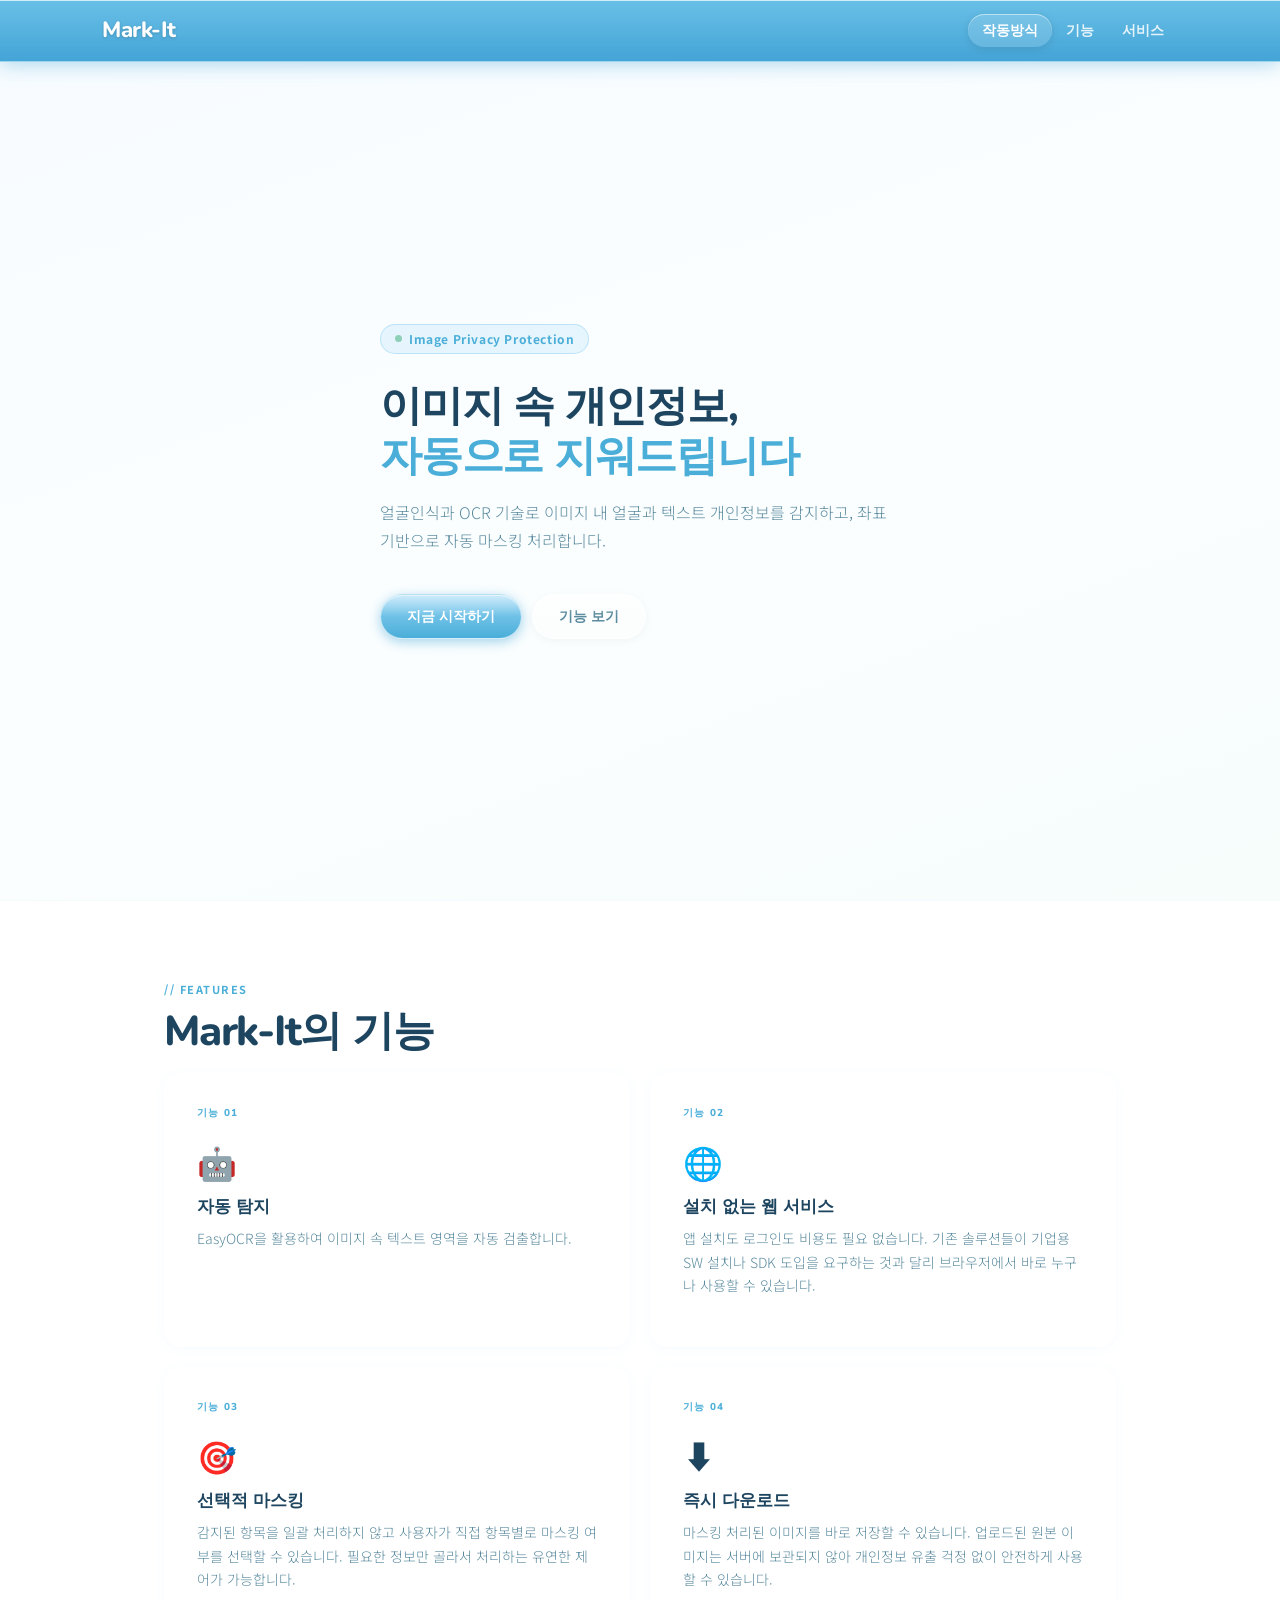
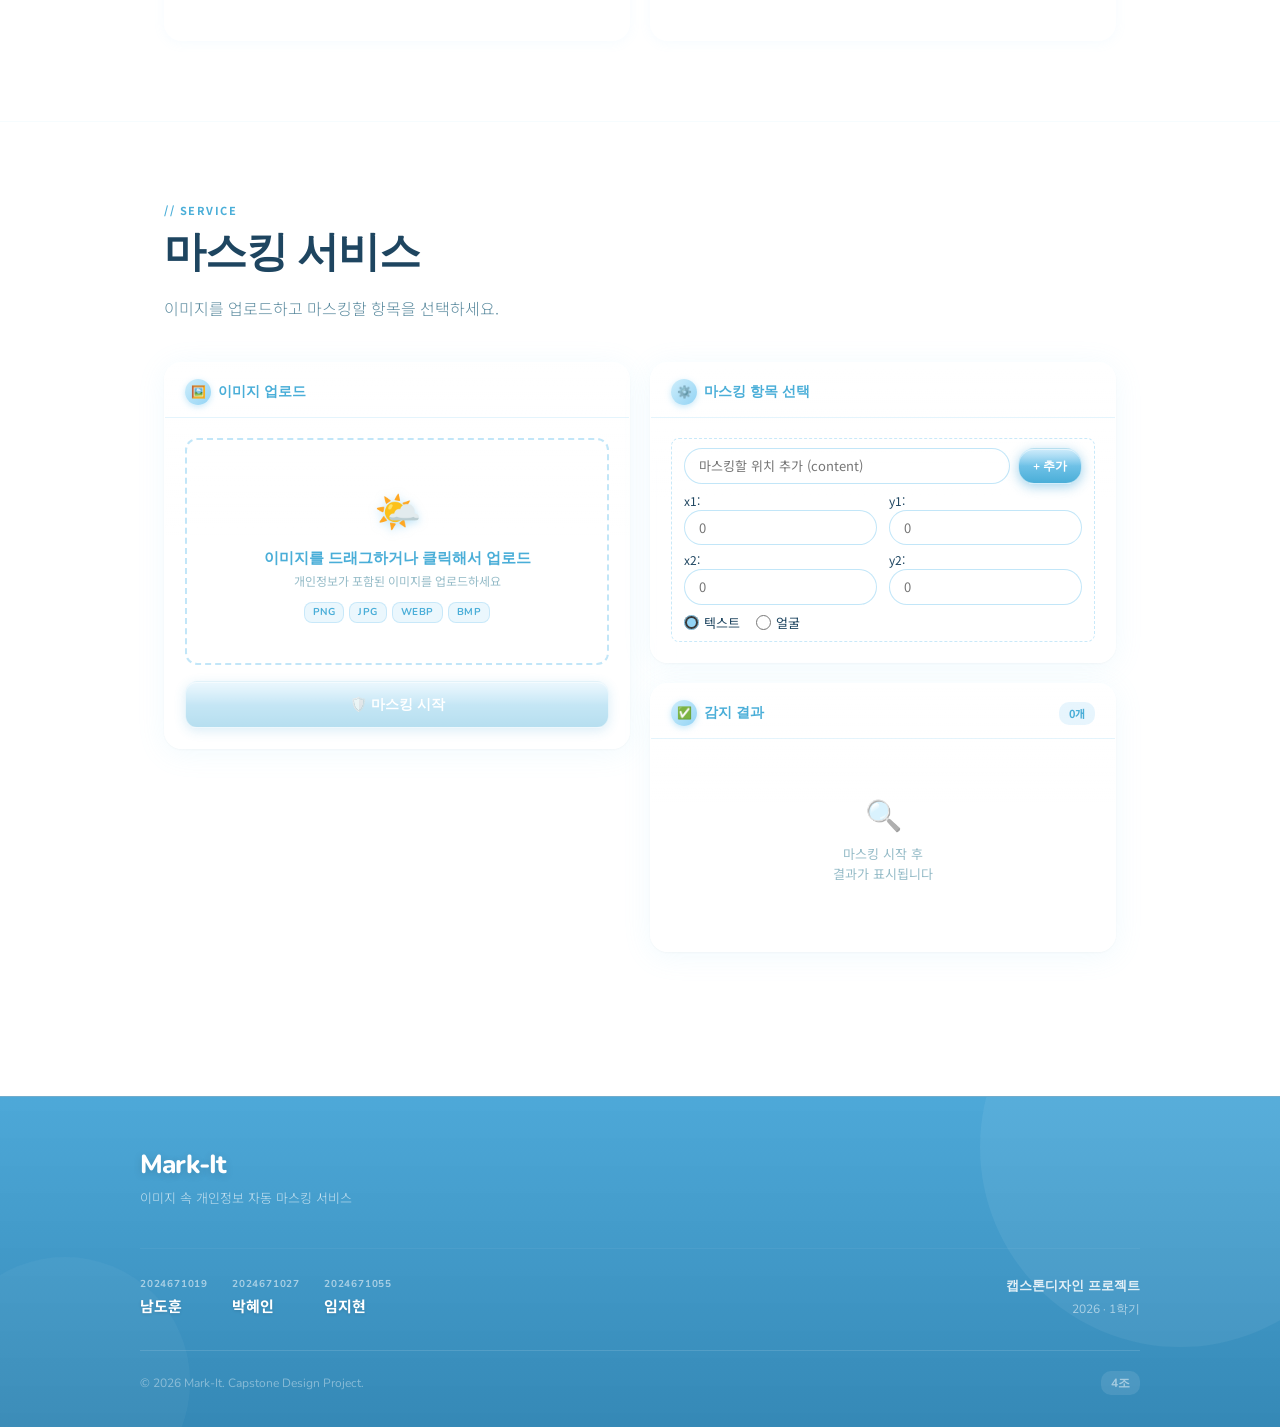
<file: frontend/index.html>
<!DOCTYPE html>

<html lang="ko">
<head>
  <meta charset="UTF-8" />
  <meta name="viewport" content="width=device-width, initial-scale=1.0" />
  <title>Mark-It</title>

  <!-- Bootstrap 5 CDN -->

  <link href="https://cdn.jsdelivr.net/npm/bootstrap@5.3.0/dist/css/bootstrap.min.css" rel="stylesheet">

  <!-- Google Fonts -->

  <link href="https://fonts.googleapis.com/css2?family=Nunito:wght@400;600;700;800&family=Noto+Sans+KR:wght@300;400;500;700&display=swap" rel="stylesheet">

  <!-- 스타일시트 -->

  <link rel="stylesheet" href="style.css">
</head>
<body>

  <!-- =====================================================
       네비게이션 바
       ===================================================== -->

  <nav class="navbar navbar-expand-lg" data-bs-theme="dark">
    <div class="container-fluid" style="max-width:1100px; margin:0 auto;">

  <a class="navbar-brand" href="#section-how">Mark-It</a>

  <!-- 모바일 햄버거 버튼 -->
  <button class="navbar-toggler" type="button"
    data-bs-toggle="collapse" data-bs-target="#navMain">
    <span class="navbar-toggler-icon"></span>
  </button>

  <div class="collapse navbar-collapse" id="navMain">
    <ul class="navbar-nav ms-auto">
      <li class="nav-item">
        <a class="nav-link active" href="#section-how">작동방식</a>
      </li>
      <li class="nav-item">
        <a class="nav-link" href="#section-features">기능</a>
      </li>
      <li class="nav-item">
        <a class="nav-link" href="#section-service">서비스</a>
      </li>
    </ul>
  </div>

</div>


  </nav>

  <!-- =====================================================
       1)작동방식
       ===================================================== -->

  <section id="section-how">
    <div class="section-container">


  <!-- 상단 뱃지 + 제목 -->
  <div class="hero-badge">Image Privacy Protection</div>

  <h1 class="section-heading">
    이미지 속 개인정보,<br>
    <em>자동으로 지워드립니다</em>
  </h1>

  <p class="section-sub">
    얼굴인식과 OCR 기술로 이미지 내 얼굴과 텍스트 개인정보를 감지하고,
    좌표 기반으로 자동 마스킹 처리합니다.
  </p>

  <!-- 버튼 그룹 -->
  <div style="display:flex; gap:10px; flex-wrap:wrap;">
    <a href="#section-service">
      <button class="btn-aero btn-aero-primary">지금 시작하기</button>
    </a>
    <a href="#section-features">
      <button class="btn-aero btn-aero-ghost">기능 보기</button>
    </a>
  </div>
</div>


  </section>

  <hr class="aero-divider">

  <!-- =====================================================
       2)기능 소개
       ===================================================== -->

  <section id="section-features">
    <div class="section-container">


  <div class="eyebrow">// Features</div>
  <h2 class="section-heading">Mark-It의 기능</h2>
  

  <!-- 2×2 빈 기능 카드 그리드 -->
  <div class="features-grid">

    <div class="feature-card">
      <div class="feature-card-num">기능 01</div>
      <div class="feature-icon">🤖</div>
      <h5 class="feature-title">자동 탐지</h5>
      <p class="feature-desc">
        EasyOCR을 활용하여 이미지 속 텍스트 영역을 자동 검출합니다.
      </p>
    </div>

    <div class="feature-card">
      <div class="feature-card-num">기능 02</div>
      <div class="feature-icon">🌐</div>
      <h5 class="feature-title">설치 없는 웹 서비스</h5>
      <p class="feature-desc">
       앱 설치도 로그인도 비용도 필요 없습니다.
        기존 솔루션들이 기업용 SW 설치나 SDK 도입을 요구하는 것과 달리
        브라우저에서 바로 누구나 사용할 수 있습니다.
      </p>
    </div>

    <div class="feature-card">
      <div class="feature-card-num">기능 03</div>
      <div class="feature-icon">🎯</div>
      <h5 class="feature-title">선택적 마스킹</h5>
      <p class="feature-desc">
       감지된 항목을 일괄 처리하지 않고 사용자가 직접 항목별로 마스킹 여부를 선택할 수 있습니다.
        필요한 정보만 골라서 처리하는 유연한 제어가 가능합니다.
      </p>
    </div>

    <div class="feature-card">
      <div class="feature-card-num">기능 04</div>
      <div class="feature-icon">⬇️</div>
      <h5 class="feature-title">즉시 다운로드</h5>
      <p class="feature-desc">
        마스킹 처리된 이미지를 바로 저장할 수 있습니다.
        업로드된 원본 이미지는 서버에 보관되지 않아 개인정보 유출 걱정 없이 안전하게 사용할 수 있습니다.
      </p>
    </div>

  </div>
</div>


  </section>

  <hr class="aero-divider">

  <!-- =====================================================
       3)서비스
       ===================================================== -->

  <section id="section-service">
    <div class="section-container">


  <div class="eyebrow">// Service</div>
  <h2 class="section-heading">마스킹 서비스</h2>
  <p class="section-sub">
    이미지를 업로드하고 마스킹할 항목을 선택하세요.
  </p>

  <!-- 2열 서비스 그리드 -->
  <div class="service-grid">

    <!-- ── 왼쪽: 이미지 업로드 + 미리보기 ── -->
    <div class="aero-card">
      <div class="aero-card-header">
        <h6><div class="header-icon">🖼️</div> 이미지 업로드</h6>
        <!-- 다운로드 버튼 - 처리 완료 후 표시 -->
        <div class="download-area" id="downloadArea">
          <a id="downloadBtn" download="masked_image">
            <button class="btn-aero btn-aero-mint btn-sm-aero">⬇ 다운로드</button>
          </a>
        </div>
      </div>

      <div class="aero-card-body">

        <!-- 파일 드롭존 -->
        <div class="upload-zone" id="uploadZone">
          <input type="file" id="formFile" accept="image/*"
            onchange="handleFileSelect(this)">
          <div class="upload-zone-icon">🌤️</div>
          <h5 id="uploadTitle">이미지를 드래그하거나 클릭해서 업로드</h5>
          <p id="uploadSubtitle">개인정보가 포함된 이미지를 업로드하세요</p>
          <div class="fmt-tags">
            <span class="fmt-tag">PNG</span>
            <span class="fmt-tag">JPG</span>
            <span class="fmt-tag">WEBP</span>
            <span class="fmt-tag">BMP</span>
          </div>
        </div>

        <!-- 원본 이미지: 항상 숨김 (요구사항) -->
        <div id="imgPreviewContainer" style="display:none;">
          <img id="imgPreview" alt="원본 이미지">
        </div>

        <!-- 마스킹 위치 확인 이미지: 처리 후 표시 -->
        <div class="masked-preview-wrap" id="maskedPreviewWrap">
          <div class="masked-preview-label">🛡️ 마스킹 위치 확인</div>
          <img id="maskedPreview" alt="">
        </div>

        <!-- 진행 바 -->
        <div class="progress-wrap" id="progressWrap">
          <div class="progress-track">
            <div class="progress-fill" id="progressFill"></div>
          </div>
          <div class="progress-label" id="progressLabel">처리 중...</div>
        </div>

        <!-- 마스킹 실행 버튼 -->
        <button class="btn-aero btn-aero-primary btn-run"
          id="runBtn" disabled>
          🛡️ 마스킹 시작
        </button>

      </div>
    </div>

    <!-- ── 오른쪽: 옵션 + 결과 리스트 ── -->
    <div style="display:flex; flex-direction:column; gap:1.25rem;">

      <!-- 마스킹 옵션 카드 -->
      <div class="aero-card">
        <div class="aero-card-header">
          <h6><div class="header-icon">⚙️</div> 마스킹 항목 선택</h6>
        </div>
        <div class="aero-card-body">

          <ul class="masking-list" id="maskingList">

            <!-- 위치 추가 입력 -->
            <li class="add-word-row" id="addWordContainer">
              <div style="display:flex; gap:8px; margin-bottom:8px;">
                <input class="aero-input" type="text" id="addWord"
                  placeholder="마스킹할 위치 추가 (content)">
                <button class="btn-aero btn-aero-primary btn-sm-aero"
                  id="addWordBtn" onclick="addMaskPosition()"
                  style="white-space:nowrap;">+ 추가</button>
              </div>
              <div class="coord-grid">
                <label style="font-size:12px;">x1: <input class="aero-input coord-input" type="number" id="addX1" placeholder="0"></label>
                <label style="font-size:12px;">y1: <input class="aero-input coord-input" type="number" id="addY1" placeholder="0"></label>
                <label style="font-size:12px;">x2: <input class="aero-input coord-input" type="number" id="addX2" placeholder="0"></label>
                <label style="font-size:12px;">y2: <input class="aero-input coord-input" type="number" id="addY2" placeholder="0"></label>
              </div>
              <div style="display:flex; gap:16px; margin-top:8px; font-size:13px;">
                <label style="display:flex;align-items:center;gap:5px;">
                  <input class="aero-radio" type="radio" name="addType" value="text" checked> 텍스트
                </label>
                <label style="display:flex;align-items:center;gap:5px;">
                  <input class="aero-radio" type="radio" name="addType" value="face"> 얼굴
                </label>
              </div>
            </li>

          </ul>
        </div>
      </div>

      <!-- 마스킹 결과 카드 -->
      <div class="aero-card">
        <div class="aero-card-header">
          <h6><div class="header-icon">✅</div> 감지 결과</h6>
          <span id="resultCount"
            style="font-size:11px; font-weight:700;
                   background:rgba(120,200,240,0.18);
                   color:var(--sky-dark);
                   padding:3px 10px; border-radius:10px;">
            0개
          </span>
        </div>
        <div class="aero-card-body">

          <div class="empty-state" id="resultEmpty">
            <div class="empty-icon">🔍</div>
            <p>마스킹 시작 후<br>결과가 표시됩니다</p>
          </div>

          <p class="result-summary" id="resultSummary" style="display:none;"></p>

          <ul class="result-list" id="resultList" style="display:none;"></ul>

        </div>
      </div>

    </div><!-- /오른쪽 컬럼 -->
  </div><!-- /service-grid -->
</div>


  </section>

  <!-- =====================================================
       푸터
       ===================================================== -->

  <footer>
    <div class="footer-inner">


  <!-- 로고 + 태그라인 -->
  <div class="footer-logo">Mark-It</div>
  <div class="footer-tagline">이미지 속 개인정보 자동 마스킹 서비스</div>

  <hr class="footer-divider">

  <!-- 팀 정보 -->
  <div class="footer-team">

    <!-- 팀원 이름/학번 -->
    <div class="footer-members">
      <div class="footer-member">
        <div class="member-num">2024671019</div>
        <div class="member-name">남도훈</div>
      </div>
      <div class="footer-member">
        <div class="member-num">2024671027</div>
        <div class="member-name">박혜인</div>
      </div>
      <div class="footer-member">
        <div class="member-num">2024671055</div>
        <div class="member-name">임지현</div>
      </div>
    </div>

    <!-- 프로젝트 정보 -->
    <div class="footer-info">
      <div class="footer-project">캡스톤디자인 프로젝트</div>
      <div class="footer-year">2026 · 1학기</div>
    </div>

  </div>

  <!-- 하단 바 -->
  <div class="footer-bottom">
    <div class="footer-copy">© 2026 Mark-It. Capstone Design Project.</div>
    <div class="footer-team-label">4조</div>
  </div>

</div>


  </footer>

  <!-- Bootstrap JS -->

  <script src="https://cdn.jsdelivr.net/npm/bootstrap@5.3.0/dist/js/bootstrap.bundle.min.js"></script>

  <!-- jQuery 먼저 로드 -->

  <script src="jquery.min.js"></script>

  <!-- 스크립트 -->

  <script src="app.js"></script>

  <script src="ajax.js"></script>

</body>
</html>
</file>
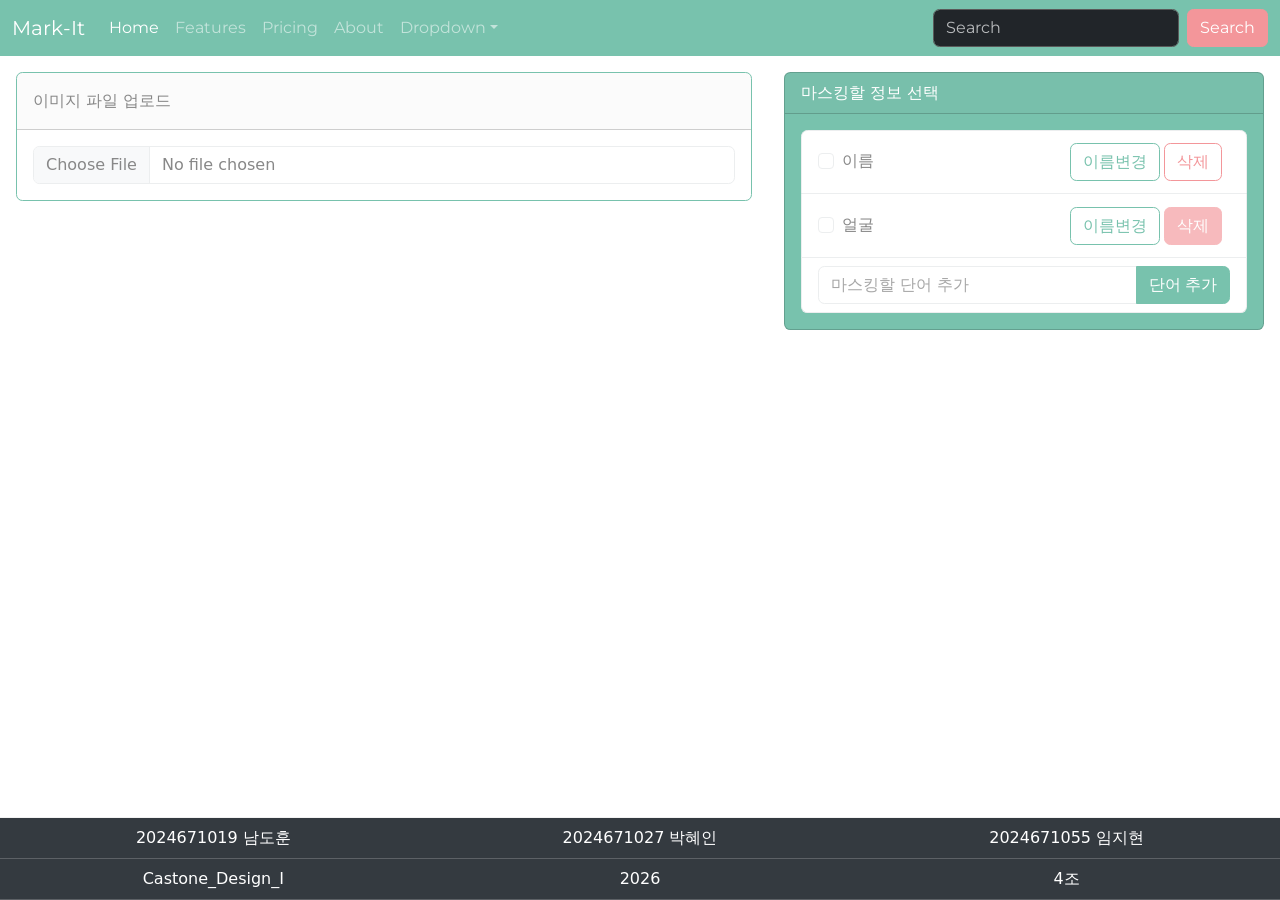
<file: html/index.html>
<!DOCTYPE html>
<html lang="ko">

<head>
	<meta charset="UTF-8" name="viewport" content="width=device-width, initial-scale=1.0" />
	<title>Mark-It</title>
	<link rel="stylesheet" href="../css/bootstrap.css" />
	<link rel="stylesheet" href="../css/main.css" />
	<link rel="stylesheet" href="../css/index.css" />
	<link rel="icon" type="image/x-icon" href="../img/icon.png">
</head>

<body>
	<nav class="navbar navbar-expand-lg bg-primary" data-bs-theme="dark">
		<div class="container-fluid">
			<a class="navbar-brand" href="#">Mark-It</a>
			<button class="navbar-toggler" type="button" data-bs-toggle="collapse" data-bs-target="#navbarColor01"
				aria-controls="navbarColor01" aria-expanded="false" aria-label="Toggle navigation">
				<span class="navbar-toggler-icon"></span>
			</button>
			<div class="collapse navbar-collapse" id="navbarColor01">
				<ul class="navbar-nav me-auto">
					<li class="nav-item">
						<a class="nav-link active" href="#">Home
							<span class="visually-hidden">(current)</span>
						</a>
					</li>
					<li class="nav-item">
						<a class="nav-link" href="#">Features</a>
					</li>
					<li class="nav-item">
						<a class="nav-link" href="#">Pricing</a>
					</li>
					<li class="nav-item">
						<a class="nav-link" href="#">About</a>
					</li>
					<li class="nav-item dropdown">
						<a class="nav-link dropdown-toggle" data-bs-toggle="dropdown" href="#" role="button"
							aria-haspopup="true" aria-expanded="false">Dropdown</a>
						<div class="dropdown-menu">
							<a class="dropdown-item" href="#">Action</a>
							<a class="dropdown-item" href="#">Another action</a>
							<a class="dropdown-item" href="#">Something else here</a>
							<div class="dropdown-divider"></div>
							<a class="dropdown-item" href="#">Separated link</a>
						</div>
					</li>
				</ul>
				<form class="d-flex">
					<input class="form-control me-sm-2" type="search" placeholder="Search">
					<button class="btn btn-secondary my-2 my-sm-0" type="submit">Search</button>
				</form>
			</div>
		</div>
	</nav>
	<main>
		<section>
			<div class="card border-primary m-3">
				<div class="card-header">
					<label for="formFile" class="form-label mt-2">이미지 파일 업로드</label>
					<span class="badge rounded-pill btn-download" style="display: none;">
						<a download="img" id="downloadBtn">
							<button type="button" class="btn btn-outline-secondary">이미지 다운로드</button>
						</a>
					</span>
				</div>
				<div class="card-body">
					<input class="form-control" type="file" id="formFile" accept="image/*" />
				</div>
				<div class="card m-3" style="display: none;" id="imgPreviewContainer">
					<div class="card-body">
						<img alt="업로드한 이미지" id="imgPreview" />
					</div>
				</div>
			</div>
		</section>
		<section>
			<div class="card text-white bg-primary m-3">
				<div class="card-header">마스킹할 정보 선택</div>
				<div class="card-body">
					<fieldset>
						<ul class="list-group" id="maskingList">
							<li class="list-group-item d-flex justify-content-between align-items-center">
								<div class="form-check">
									<input class="form-check-input" type="checkbox" value="" id="flexCheckDefault" />
									<label class="form-check-label" for="flexCheckDefault">이름</label>
								</div>
								<span class="badge rounded-pill">
									<button type="button" class="btn btn-outline-primary btn-rename">이름변경</button>
									<button type="button" class="btn btn-outline-secondary btn-del">삭제</button>
								</span>
							</li>
							<li class="list-group-item d-flex justify-content-between align-items-center">
								<div class="form-check">
									<input class="form-check-input" type="checkbox" value="" id="flexCheckChecked" />
									<label class="form-check-label" for="flexCheckChecked">얼굴</label>
								</div>
								<span class="badge rounded-pill">
									<button type="button" class="btn btn-outline-primary btn-rename">이름변경</button>
									<button type="button" class="btn btn-secondary disabled btn-del" disabled>삭제</button>
								</span>
							</li>
							<li class="list-group-item d-flex justify-content-between align-items-center"
								id="addWordContainer">
								<div class="input-group">
									<input type="text" class="form-control" placeholder="마스킹할 단어 추가"
										aria-label="마스킹할 단어 추가" aria-describedby="addWordBtn" id="addWord">
									<button class="btn btn-primary" type="button" id="addWordBtn">단어 추가</button>
								</div>
							</li>
						</ul>
					</fieldset>
				</div>
			</div>
		</section>
	</main>
	<footer>
		<div>
			<table class="table table-hover">
				<thead>
					<tr>
						<th scope="col" colspan="4"></th>
					</tr>
				</thead>
				<tbody>
					<tr class="table-dark">
						<!-- <th scope="row">2024671000 유소윤</th> -->
						<td>2024671019 남도훈</td>
						<td>2024671027 박혜인</td>
						<td>2024671055 임지현</td>
					</tr>
					<tr class="table-dark">
						<!-- <td colspan="2">Castone_Design_I</td> -->
						<td>Castone_Design_I</td>
						<td>2026</td>
						<td>4조</td>
					</tr>
				</tbody>
			</table>
		</div>
	</footer>
</body>

</html>
<script src="../js/jquery.min.js"></script>
<script src="../js/main.js"></script>
<script src="../js/index.js"></script>
</file>
<file: frontend/style.css>
:root {
  --sky:         #93d4f5;
  --sky-light:   #ceeefb;
  --sky-dark:    #4aaed8;
  --mint:        #8ecfb8;
  --mint-light:  #c0e8d8;
  --mint-dark:   #5ab89a;
  --white-glass: rgba(255,255,255,0.50);
  --shadow-aero: 0 4px 28px rgba(140,210,250,0.12), 0 1px 3px rgba(0,0,0,0.04);
  --bg-gradient: linear-gradient(160deg, #f6fbff 0%, #fbfeff 50%, #f6fdfb 100%);
  --text-main:   #1e4560;
  --text-sub:    #5a8a9e;
  --text-muted:  #96bcc8;
  --radius-lg:   18px;
  --radius-md:   12px;
  --radius-sm:   8px;
  --nav-height:  62px;
}

/* 전체 초기화 */
*, *::before, *::after { box-sizing: border-box; margin: 0; padding: 0; }

html {
  scroll-behavior: smooth;
}

body {
  font-family: 'Noto Sans KR', 'Nunito', sans-serif;
  background: var(--bg-gradient);
  background-attachment: fixed;
  min-height: 100vh;
  color: var(--text-main);
}

/* =====================================================
   네비게이션 바 - Aero 그라디언트 + 앵커 링크
   ===================================================== */
.navbar {
  height: var(--nav-height);
  background: linear-gradient(
    180deg,
    rgba(100,190,230,0.97) 0%,
    rgba(58,159,212,0.95) 100%
  ) !important;
  border-bottom: 1px solid rgba(255,255,255,0.35);
  backdrop-filter: blur(20px);
  box-shadow: 0 2px 20px rgba(60,160,210,0.4),
              inset 0 1px 0 rgba(255,255,255,0.7);
  position: sticky;
  top: 0;
  z-index: 1000;
}

/* 로고 */
.navbar-brand {
  font-family: 'Nunito', sans-serif;
  font-weight: 800;
  font-size: 22px;
  letter-spacing: -0.02em;
  color: white !important;
  text-shadow: 0 1px 3px rgba(0,0,0,0.2);
}

/* 네비 탭 목록 */
.navbar-nav .nav-link {
  font-family: 'Nunito', sans-serif;
  font-weight: 600;
  font-size: 14px;
  color: rgba(255,255,255,0.85) !important;
  padding: 6px 14px !important;
  border-radius: 20px;
  transition: all 0.2s;
  position: relative;
}

.navbar-nav .nav-link:hover {
  color: white !important;
  background: rgba(255,255,255,0.18);
}

.navbar-nav .nav-link.active {
  color: white !important;
  background: rgba(255,255,255,0.15);
  box-shadow: inset 0 1px 0 rgba(255,255,255,0.5),
              0 2px 8px rgba(0,0,0,0.1);
}


/* 모바일 햄버거 메뉴 드롭다운 */
@media (max-width: 991px) {
  .navbar-collapse {
    background: linear-gradient(
      180deg,
      rgba(58,159,212,0.98) 0%,
      rgba(42,130,178,0.98) 100%
    );
    border-radius: 0 0 var(--radius-md) var(--radius-md);
    border-top: 1px solid rgba(255,255,255,0.2);
    box-shadow: 0 8px 24px rgba(40,130,200,0.25);
    padding: 0.5rem 1rem 0.75rem;
    margin-top: 0;
  }

  .navbar-nav .nav-link {
    padding: 9px 14px !important;
    border-radius: var(--radius-sm);
  }
}

/* =====================================================
   섹션 공통 - 앵커 위치 보정
   ===================================================== */
section {
  scroll-margin-top: var(--nav-height);
}


/* =====================================================
   컨테이너 공통
   ===================================================== */
.section-container {
  max-width: 1000px;
  margin: 0 auto;
  padding: 5rem 1.5rem;
}

/* 섹션 레이블 */
.eyebrow {
  font-size: 11px;
  font-weight: 700;
  letter-spacing: 0.14em;
  text-transform: uppercase;
  color: var(--sky-dark);
  margin-bottom: 0.6rem;
}

/* 섹션 제목 */
.section-heading {
  font-family: 'Nunito', sans-serif;
  font-size: clamp(1.8rem, 4vw, 2.6rem);
  font-weight: 800;
  letter-spacing: -0.03em;
  line-height: 1.2;
  color: var(--text-main);
  margin-bottom: 1rem;
}

.section-heading em {
  font-style: normal;
  color: var(--sky-dark);
}

/* 섹션 부제목 */
.section-sub {
  font-size: 1rem;
  color: var(--text-sub);
  line-height: 1.75;
  font-weight: 300;
  max-width: 520px;
  margin-bottom: 2.5rem;
}

/* 구분선 */
.aero-divider {
  border: none;
  border-top: 1px solid rgba(120,200,240,0.25);
  margin: 0;
}


/* =====================================================
   Aero 카드 컴포넌트
   ===================================================== */
.aero-card {
  position: relative;
  background: rgba(255,255,255,0.42);
  backdrop-filter: blur(20px) saturate(1.2);
  -webkit-backdrop-filter: blur(20px) saturate(1.2);
  border: 1px solid rgba(255,255,255,0.75);
  border-radius: var(--radius-lg);
  box-shadow: var(--shadow-aero),
              inset 0 1px 0 rgba(255,255,255,0.7);
  overflow: hidden;
}

.aero-card::before {
  content: '';
  position: absolute;
  top: 0; left: 0; right: 0;
  height: 45%;
  background: linear-gradient(
    180deg,
    rgba(255,255,255,0.5) 0%,
    rgba(255,255,255,0) 100%
  );
  border-radius: var(--radius-lg) var(--radius-lg) 0 0;
  pointer-events: none;
  z-index: 0;
}

.aero-card > * { position: relative; z-index: 1; }


/* =====================================================
   Aero 버튼
   ===================================================== */
.btn-aero {
  font-family: 'Nunito', sans-serif;
  font-weight: 700;
  font-size: 14px;
  padding: 11px 26px;
  border-radius: 24px;
  border: 1px solid rgba(255,255,255,0.6);
  cursor: pointer;
  transition: all 0.15s;
  position: relative;
  overflow: hidden;
}

.btn-aero::before {
  content: '';
  position: absolute;
  top: 0; left: 0; right: 0;
  height: 50%;
  background: linear-gradient(
    180deg,
    rgba(255,255,255,0.55) 0%,
    rgba(255,255,255,0) 100%
  );
  pointer-events: none;
}

.btn-aero-primary {
  background: linear-gradient(180deg, var(--sky) 0%, var(--sky-dark) 100%);
  color: white;
  box-shadow: 0 3px 12px rgba(58,159,212,0.45),
              inset 0 1px 0 rgba(255,255,255,0.5);
}
.btn-aero-primary:hover {
  background: linear-gradient(180deg, #8dd4f4 0%, var(--sky) 100%);
  transform: translateY(-2px);
  box-shadow: 0 6px 16px rgba(58,159,212,0.5);
}
.btn-aero-primary:active { transform: translateY(0); }

.btn-aero-ghost {
  background: rgba(255,255,255,0.45);
  color: var(--text-sub);
  box-shadow: 0 2px 8px rgba(0,0,0,0.04),
              inset 0 1px 0 rgba(255,255,255,0.7);
}
.btn-aero-ghost:hover {
  background: rgba(255,255,255,0.85);
  color: var(--text-main);
  transform: translateY(-1px);
}

.btn-aero-mint {
  background: linear-gradient(180deg, var(--mint-light) 0%, var(--mint) 100%);
  color: white;
  box-shadow: 0 3px 12px rgba(78,158,130,0.4),
              inset 0 1px 0 rgba(255,255,255,0.5);
}
.btn-aero-mint:hover {
  background: linear-gradient(180deg, #c0e8d8 0%, var(--mint-light) 100%);
  transform: translateY(-2px);
}

.btn-sm-aero {
  font-size: 12px;
  padding: 6px 14px;
  border-radius: 16px;
}

.btn-aero-danger {
  background: linear-gradient(180deg, #ffb3b3 0%, #ff7070 100%);
  color: white;
  box-shadow: 0 2px 8px rgba(255,100,100,0.3),
              inset 0 1px 0 rgba(255,255,255,0.5);
}
.btn-aero-danger:hover { transform: translateY(-1px); }

.btn-aero:disabled, .btn-aero.disabled {
  opacity: 0.4;
  cursor: not-allowed;
  transform: none !important;
}


/* =====================================================
   1)작동방식
   ===================================================== */
#section-how {
  min-height: calc(100vh - var(--nav-height));
  display: flex;
  align-items: center;
}

.hero-badge {
  display: inline-flex;
  align-items: center;
  gap: 7px;
  background: rgba(120,200,240,0.15);
  border: 1px solid rgba(120,200,240,0.4);
  color: var(--sky-dark);
  font-size: 12px;
  font-weight: 700;
  padding: 5px 14px;
  border-radius: 20px;
  margin-bottom: 1.75rem;
  letter-spacing: 0.05em;
}

.hero-badge::before {
  content: '';
  width: 7px;
  height: 7px;
  border-radius: 50%;
  background: var(--mint);
  animation: pulse 2s infinite;
}

@keyframes pulse {
  0%, 100% { opacity: 1; transform: scale(1); }
  50%       { opacity: 0.3; transform: scale(0.8); }
}

.stats-row {
  display: flex;
  gap: 3rem;
  flex-wrap: wrap;
  margin-top: 3rem;
  padding-top: 2.5rem;
  border-top: 1px solid rgba(120,200,240,0.25);
}

.stat-num {
  font-family: 'Nunito', sans-serif;
  font-size: 2rem;
  font-weight: 800;
  color: var(--sky-dark);
  line-height: 1;
}

.stat-label {
  font-size: 12px;
  color: var(--text-muted);
  margin-top: 5px;
  font-weight: 500;
}

.steps-grid {
  display: grid;
  grid-template-columns: repeat(auto-fit, minmax(210px, 1fr));
  gap: 1rem;
  margin-top: 3rem;
}

.step-card {
  padding: 1.5rem;
  background: rgba(255,255,255,0.38);
  border: 1px solid rgba(255,255,255,0.7);
  border-radius: var(--radius-md);
  box-shadow: 0 2px 12px rgba(140,210,250,0.10),
              inset 0 1px 0 rgba(255,255,255,0.6);
  transition: transform 0.2s, box-shadow 0.2s;
}

.step-card:hover {
  transform: translateY(-3px);
  box-shadow: 0 8px 24px rgba(120,200,240,0.25),
              inset 0 1px 0 rgba(255,255,255,0.9);
}

.step-no {
  font-family: 'Nunito', sans-serif;
  font-size: 10px;
  font-weight: 800;
  letter-spacing: 0.12em;
  color: var(--sky-dark);
  text-transform: uppercase;
  margin-bottom: 0.75rem;
}

.step-icon {
  width: 42px;
  height: 42px;
  border-radius: 12px;
  background: linear-gradient(135deg, var(--sky-light), var(--sky));
  display: flex;
  align-items: center;
  justify-content: center;
  font-size: 18px;
  margin-bottom: 0.75rem;
  box-shadow: 0 3px 10px rgba(120,200,240,0.4),
              inset 0 1px 0 rgba(255,255,255,0.6);
}

.step-card h4 {
  font-family: 'Nunito', sans-serif;
  font-size: 14px;
  font-weight: 800;
  color: var(--text-main);
  margin-bottom: 0.4rem;
}

.step-card p {
  font-size: 12px;
  color: var(--text-sub);
  line-height: 1.65;
  font-weight: 300;
}


/* =====================================================
   2)기능 소개
   =====================================================*/
#section-features {
  background: rgba(255,255,255,0.25);
}

.features-grid {
  display: grid;
  grid-template-columns: 1fr 1fr;
  gap: 1.25rem;
}

.feature-card {
  padding: 2rem;
  background: rgba(255,255,255,0.38);
  border: 1px solid rgba(255,255,255,0.7);
  border-radius: var(--radius-lg);
  box-shadow: 0 2px 12px rgba(140,210,250,0.08),
              inset 0 1px 0 rgba(255,255,255,0.6);
  min-height: 200px;
  display: flex;
  flex-direction: column;
  transition: transform 0.2s, box-shadow 0.2s;
}

.feature-card:hover {
  transform: translateY(-3px);
  box-shadow: 0 8px 24px rgba(120,200,240,0.22);
}

.feature-card-num {
  font-family: 'Nunito', sans-serif;
  font-size: 10px;
  font-weight: 800;
  letter-spacing: 0.12em;
  color: var(--sky-dark);
  text-transform: uppercase;
  margin-bottom: 1rem;
}

.feature-placeholder {
  flex: 1;
  display: flex;
  align-items: center;
  justify-content: center;
  border: 2px dashed rgba(120,200,240,0.3);
  border-radius: var(--radius-sm);
  color: var(--text-muted);
  font-size: 12px;
  font-weight: 500;
  margin-top: 0.5rem;
}

.feature-icon {
  font-size: 2rem;
  margin-bottom: 0.75rem;
}

.feature-title {
  font-family: 'Nunito', sans-serif;
  font-size: 1.05rem;
  font-weight: 700;
  color: var(--text-main);
  margin-bottom: 0.6rem;
}

.feature-desc {
  font-size: 0.875rem;
  color: var(--text-sub);
  line-height: 1.7;
  font-weight: 300;
  flex: 1;
}


/* =====================================================
   3)서비스 (이미지 업로드 + 마스킹)
   ===================================================== */
.service-grid {
  display: grid;
  grid-template-columns: 1fr 1fr;
  gap: 1.25rem;
  align-items: start;
}

.upload-zone {
  border: 2px dashed rgba(120,200,240,0.45);
  border-radius: var(--radius-md);
  padding: 2.5rem 1.5rem;
  text-align: center;
  cursor: pointer;
  position: relative;
  transition: all 0.2s;
  background: rgba(255,255,255,0.28);
}

.upload-zone:hover,
.upload-zone.drag-over {
  border-color: var(--sky);
  background: rgba(120,200,240,0.08);
}

.upload-zone input[type=file] {
  position: absolute;
  inset: 0;
  opacity: 0;
  cursor: pointer;
  width: 100%;
  height: 100%;
}

.upload-zone-icon {
  font-size: 38px;
  margin-bottom: 0.75rem;
  filter: drop-shadow(0 2px 4px rgba(120,200,240,0.5));
}

.upload-zone h5 {
  font-family: 'Nunito', sans-serif;
  font-weight: 700;
  font-size: 15px;
  color: var(--sky-dark);
  margin-bottom: 0.3rem;
}

.upload-zone p {
  font-size: 12px;
  color: var(--text-muted);
  margin: 0;
}

.fmt-tags {
  display: flex;
  gap: 5px;
  justify-content: center;
  margin-top: 0.75rem;
  flex-wrap: wrap;
}

.fmt-tag {
  font-family: 'Nunito', sans-serif;
  font-size: 10px;
  font-weight: 700;
  padding: 2px 8px;
  border-radius: 8px;
  background: rgba(120,200,240,0.15);
  border: 1px solid rgba(120,200,240,0.3);
  color: var(--sky-dark);
  letter-spacing: 0.05em;
}

#imgPreviewContainer { display: none !important; }
#imgPreview          { display: none !important; }

.masked-preview-wrap {
  display: none;
  border-radius: var(--radius-md);
  overflow: hidden;
  border: 1px solid rgba(120,200,240,0.3);
  background: rgba(255,255,255,0.5);
  margin-top: 1rem;
}

.masked-preview-label {
  font-size: 11px;
  font-weight: 700;
  color: var(--sky-dark);
  padding: 6px 12px;
  background: rgba(120,200,240,0.12);
  border-bottom: 1px solid rgba(120,200,240,0.2);
}

#maskedPreview { width: 100%; height: auto; display: block; }

.progress-wrap { display: none; margin-top: 0.75rem; }
.progress-wrap.show { display: block; }

.progress-track {
  height: 5px;
  border-radius: 10px;
  background: rgba(120,200,240,0.2);
  overflow: hidden;
}

.progress-fill {
  height: 100%;
  border-radius: 10px;
  background: linear-gradient(90deg, var(--sky-light), var(--sky-dark));
  width: 0%;
  transition: width 0.4s ease;
  box-shadow: 0 0 8px rgba(120,200,240,0.6);
}

.progress-label {
  font-size: 11px;
  font-weight: 600;
  color: var(--text-muted);
  margin-top: 5px;
}

.btn-run {
  width: 100%;
  margin-top: 1rem;
  padding: 12px;
  border-radius: var(--radius-md);
  font-size: 14px;
}

.download-area {
  display: none;
  margin-top: 0.75rem;
}

.aero-card-header {
  display: flex;
  align-items: center;
  justify-content: space-between;
  padding: 1rem 1.25rem 0.75rem;
  border-bottom: 1px solid rgba(120,200,240,0.2);
}

.aero-card-header h6 {
  font-family: 'Nunito', sans-serif;
  font-weight: 700;
  font-size: 14px;
  color: var(--sky-dark);
  margin: 0;
  display: flex;
  align-items: center;
  gap: 7px;
}

.header-icon {
  width: 26px;
  height: 26px;
  border-radius: 50%;
  background: linear-gradient(135deg, var(--sky-light), var(--sky));
  display: flex;
  align-items: center;
  justify-content: center;
  font-size: 12px;
  box-shadow: 0 2px 6px rgba(120,200,240,0.4);
  flex-shrink: 0;
}

.aero-card-body { padding: 1.25rem; }

.result-list {
  list-style: none;
  padding: 0;
  margin: 0;
  display: flex;
  flex-direction: column;
  gap: 6px;
}

.result-item {
  display: flex;
  align-items: center;
  justify-content: space-between;
  padding: 9px 12px;
  border-radius: var(--radius-sm);
  background: rgba(255,255,255,0.38);
  border: 1px solid rgba(255,255,255,0.65);
  transition: background 0.15s, transform 0.1s;
}

.result-item:hover {
  background: rgba(120,200,240,0.1);
  transform: translateX(2px);
}

.result-item-left { display: flex; align-items: center; gap: 9px; }

/* ── 체크박스 기본 (언체크) ── */
.aero-check {
  width: 20px;
  height: 20px;
  border-radius: 6px;
  border: 2px solid #c8dde6;
  background: #f0f7fb;
  cursor: pointer;
  appearance: none;
  -webkit-appearance: none;
  flex-shrink: 0;
  transition: all 0.18s;
  box-shadow: inset 0 1px 3px rgba(0,0,0,0.08);
  background-image: url("data:image/svg+xml,%3Csvg xmlns='http://www.w3.org/2000/svg' width='10' height='10' viewBox='0 0 10 10'%3E%3Cpath d='M2.5 2.5l5 5M7.5 2.5l-5 5' stroke='%23c8dde6' stroke-width='1.8' stroke-linecap='round'/%3E%3C/svg%3E");
  background-repeat: no-repeat;
  background-position: center;
}

/* ── 체크박스 체크됨 ── */
.aero-check:checked {
  background-color: var(--sky-dark);
  background-image: url("data:image/svg+xml,%3Csvg xmlns='http://www.w3.org/2000/svg' width='12' height='12' viewBox='0 0 12 12'%3E%3Cpath d='M1.5 6l3.5 3.5 5.5-6' stroke='white' stroke-width='2' fill='none' stroke-linecap='round' stroke-linejoin='round'/%3E%3C/svg%3E");
  background-repeat: no-repeat;
  background-position: center;
  border-color: var(--sky-dark);
  box-shadow: 0 2px 8px rgba(58,159,212,0.5);
}

/* ── 체크된 행 전체 (마스킹 항목만) ── */
.masking-item:has(.aero-check:checked) {
  background: rgba(147,212,245,0.12);
  border: 1px solid rgba(74,174,216,0.28);
  box-shadow: inset 0 1px 0 rgba(255,255,255,0.8);
}

/* ── 언체크된 행 전체 (마스킹 항목만) ── */
.masking-item:has(.aero-check:not(:checked)) {
  background: rgba(248,251,253,0.35);
  border: 1px solid rgba(210,228,238,0.35);
  opacity: 0.55;
}

/* ── 라벨 기본 ── */
.result-content-label,
.masking-item-label {
  font-size: 13px;
  font-weight: 600;
  color: var(--text-main);
  transition: all 0.18s;
}

/* ── 언체크 시 라벨 흐리게 + 취소선 (마스킹 항목만) ── */
.masking-item:has(.aero-check:not(:checked)) .masking-item-label {
  color: #a8bec7;
  text-decoration: line-through;
  text-decoration-color: #c0d4db;
  font-weight: 400;
}

.result-coords,
.result-type { display: none; }

.type-badge {
  font-size: 10px;
  font-weight: 700;
  padding: 2px 8px;
  border-radius: 10px;
}

.result-item-count {
  font-size: 11px;
  font-weight: 700;
  color: var(--text-sub);
  background: rgba(120,200,240,0.12);
  border: 1px solid rgba(120,200,240,0.25);
  padding: 2px 8px;
  border-radius: 10px;
}

.type-badge.face {
  background: linear-gradient(135deg, #ffd6a5, #ffb347);
  color: #7a4000;
}

.type-badge.text {
  background: linear-gradient(135deg, var(--sky-light), var(--sky));
  color: var(--sky-dark);
}

.empty-state {
  text-align: center;
  padding: 2rem 1rem;
  color: var(--text-muted);
  font-size: 13px;
}

.result-summary {
  font-size: 12px;
  font-weight: 600;
  color: var(--sky-dark);
  background: rgba(120,200,240,0.10);
  border: 1px solid rgba(120,200,240,0.25);
  border-radius: var(--radius-sm);
  padding: 7px 12px;
  margin-bottom: 8px;
}

.empty-icon { font-size: 30px; margin-bottom: 0.5rem; opacity: 0.5; }

.masking-list {
  list-style: none;
  padding: 0;
  margin: 0;
  display: flex;
  flex-direction: column;
  gap: 6px;
}

.masking-item {
  display: flex;
  flex-direction: column;
  padding: 9px 12px;
  border-radius: var(--radius-sm);
  background: rgba(255,255,255,0.38);
  border: 1px solid rgba(255,255,255,0.65);
  transition: background 0.15s;
}

.masking-item:hover { background: rgba(255,255,255,0.75); }

.masking-item-main {
  display: flex;
  align-items: center;
  justify-content: space-between;
  width: 100%;
}

.masking-item-left  { display: flex; align-items: center; gap: 9px; }

.masking-item-edit {
  margin-top: 10px;
  padding-top: 10px;
  border-top: 1px solid rgba(120,200,240,0.25);
}

.coord-grid {
  display: grid;
  grid-template-columns: 1fr 1fr;
  gap: 6px 12px;
}

.coord-input {
  padding: 5px 10px;
  font-size: 12px;
  border-radius: 10px;
  width: 100%;
}

.aero-radio {
  accent-color: var(--sky);
  width: 15px;
  height: 15px;
  cursor: pointer;
}

.masking-item-label {
  font-size: 13px;
  font-weight: 600;
  color: var(--text-main);
}

.add-word-row {
  padding: 9px 12px;
  border-radius: var(--radius-sm);
  background: rgba(255,255,255,0.4);
  border: 1px dashed rgba(120,200,240,0.4);
}

.aero-input {
  border: 1px solid rgba(120,200,240,0.45);
  border-radius: 20px;
  padding: 7px 14px;
  font-size: 13px;
  font-family: 'Noto Sans KR', sans-serif;
  background: rgba(255,255,255,0.75);
  color: var(--text-main);
  transition: all 0.15s;
  flex: 1;
}

.aero-input:focus {
  outline: none;
  border-color: var(--sky);
  background: rgba(255,255,255,0.92);
  box-shadow: 0 0 0 3px rgba(120,200,240,0.2);
}


/* =====================================================
   푸터
   ===================================================== */
footer {
  margin-top: 4rem;
  background: linear-gradient(
    180deg,
    rgba(58,159,212,0.9) 0%,
    rgba(42,130,178,0.95) 100%
  );
  border-top: 1px solid rgba(255,255,255,0.3);
  backdrop-filter: blur(20px);
  padding: 3rem 1.5rem 2rem;
  position: relative;
  overflow: hidden;
}

footer::before {
  content: '';
  position: absolute;
  width: 400px;
  height: 400px;
  border-radius: 50%;
  background: rgba(255,255,255,0.06);
  top: -150px;
  right: -100px;
  pointer-events: none;
}

footer::after {
  content: '';
  position: absolute;
  width: 250px;
  height: 250px;
  border-radius: 50%;
  background: rgba(255,255,255,0.04);
  bottom: -80px;
  left: -60px;
  pointer-events: none;
}

.footer-inner {
  max-width: 1000px;
  margin: 0 auto;
  position: relative;
  z-index: 1;
}

.footer-logo {
  font-family: 'Nunito', sans-serif;
  font-size: 26px;
  font-weight: 800;
  color: white;
  letter-spacing: -0.03em;
  margin-bottom: 0.25rem;
  text-shadow: 0 2px 8px rgba(0,0,0,0.15);
}

.footer-tagline {
  font-size: 13px;
  color: rgba(255,255,255,0.7);
  font-weight: 300;
  margin-bottom: 2.5rem;
}

.footer-divider {
  border: none;
  border-top: 1px solid rgba(255,255,255,0.2);
  margin-bottom: 1.75rem;
}

.footer-team {
  display: flex;
  align-items: flex-start;
  justify-content: space-between;
  flex-wrap: wrap;
  gap: 1.5rem;
}

.footer-members {
  display: flex;
  gap: 1.5rem;
  flex-wrap: wrap;
}

.footer-member {
  display: flex;
  flex-direction: column;
  gap: 3px;
}

.member-num {
  font-family: 'Nunito', sans-serif;
  font-size: 10px;
  font-weight: 700;
  color: rgba(255,255,255,0.55);
  letter-spacing: 0.08em;
}

.member-name {
  font-size: 15px;
  font-weight: 700;
  color: white;
  text-shadow: 0 1px 3px rgba(0,0,0,0.15);
}

.footer-info {
  text-align: right;
  display: flex;
  flex-direction: column;
  gap: 4px;
}

.footer-project {
  font-family: 'Nunito', sans-serif;
  font-size: 13px;
  font-weight: 700;
  color: rgba(255,255,255,0.85);
}

.footer-year {
  font-family: 'Nunito', sans-serif;
  font-size: 12px;
  color: rgba(255,255,255,0.55);
}

.footer-bottom {
  margin-top: 2rem;
  padding-top: 1.25rem;
  border-top: 1px solid rgba(255,255,255,0.12);
  display: flex;
  align-items: center;
  justify-content: space-between;
  flex-wrap: wrap;
  gap: 0.5rem;
}

.footer-copy {
  font-size: 12px;
  color: rgba(255,255,255,0.4);
  font-family: 'Nunito', sans-serif;
}

.footer-team-label {
  font-size: 12px;
  font-weight: 700;
  color: rgba(255,255,255,0.5);
  font-family: 'Nunito', sans-serif;
  background: rgba(255,255,255,0.1);
  padding: 3px 10px;
  border-radius: 10px;
}


/* =====================================================
   반응형
   ===================================================== */
@media (max-width: 768px) {
  .service-grid,
  .features-grid {
    grid-template-columns: 1fr;
  }

  .footer-team  { flex-direction: column; }
  .footer-info  { text-align: left; }
  .stats-row    { gap: 1.5rem; }
}
</file>
<file: css/main.css>
html, body {
	height: 100%;
	margin: 0;
}

body {
	min-height: 100vh;
	display: flex;
	flex-direction: column;
}

footer {
	margin-top: auto;
}
</file>
<file: css/index.css>
.table {
	margin-bottom: 0px;
}

.table>tbody>tr>td, .table>tbody>tr>th {
	text-align: center;
}

label {
	word-break: break-all;
}

.card-header {
	display: flex;
	flex-direction: row;
	justify-content: space-between;
}

@media (min-width: 992px) {
	main {
		display: grid;
		grid-template-columns: 3fr 2fr;
	}
}
</file>
